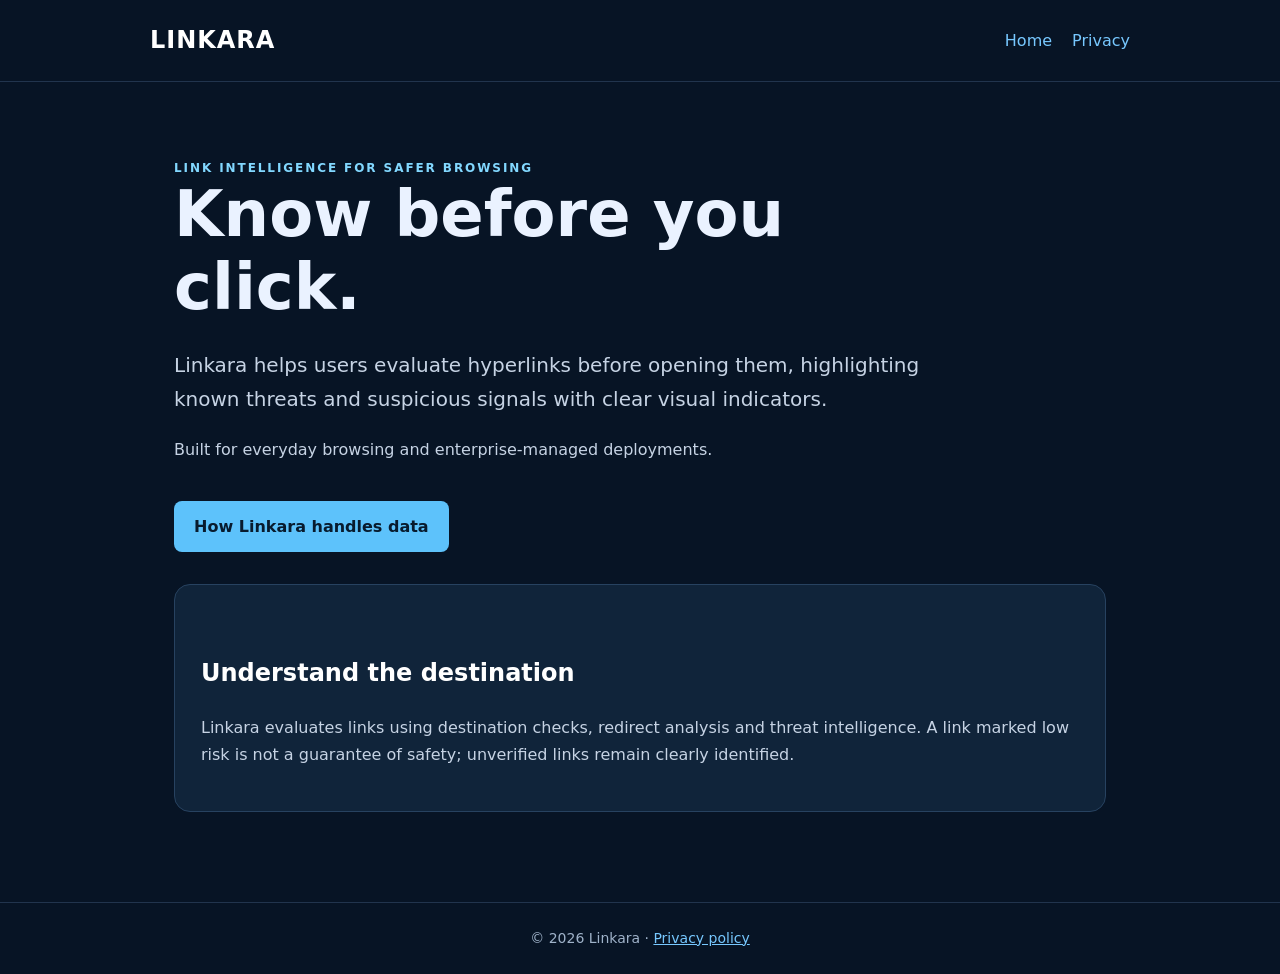
<file: index.html>
<!doctype html><html lang="en"><head><meta charset="utf-8"><meta name="viewport" content="width=device-width, initial-scale=1"><title>Linkara | Know before you click</title><meta name="description" content="Linkara helps people assess links before opening them."><link rel="stylesheet" href="/style.css"></head><body><header><a class="brand" href="/">LINKARA</a><nav><a href="/">Home</a><a href="/privacy/">Privacy</a></nav></header><main><section class="hero"><div class="tag">Link intelligence for safer browsing</div><h1>Know before you click.</h1><p class="lead">Linkara helps users evaluate hyperlinks before opening them, highlighting known threats and suspicious signals with clear visual indicators.</p><p>Built for everyday browsing and enterprise-managed deployments.</p><a class="cta" href="/privacy/">How Linkara handles data</a></section><section class="panel"><h2>Understand the destination</h2><p>Linkara evaluates links using destination checks, redirect analysis and threat intelligence. A link marked low risk is not a guarantee of safety; unverified links remain clearly identified.</p></section></main><footer>© 2026 Linkara · <a href="/privacy/">Privacy policy</a></footer></body></html>
</file>
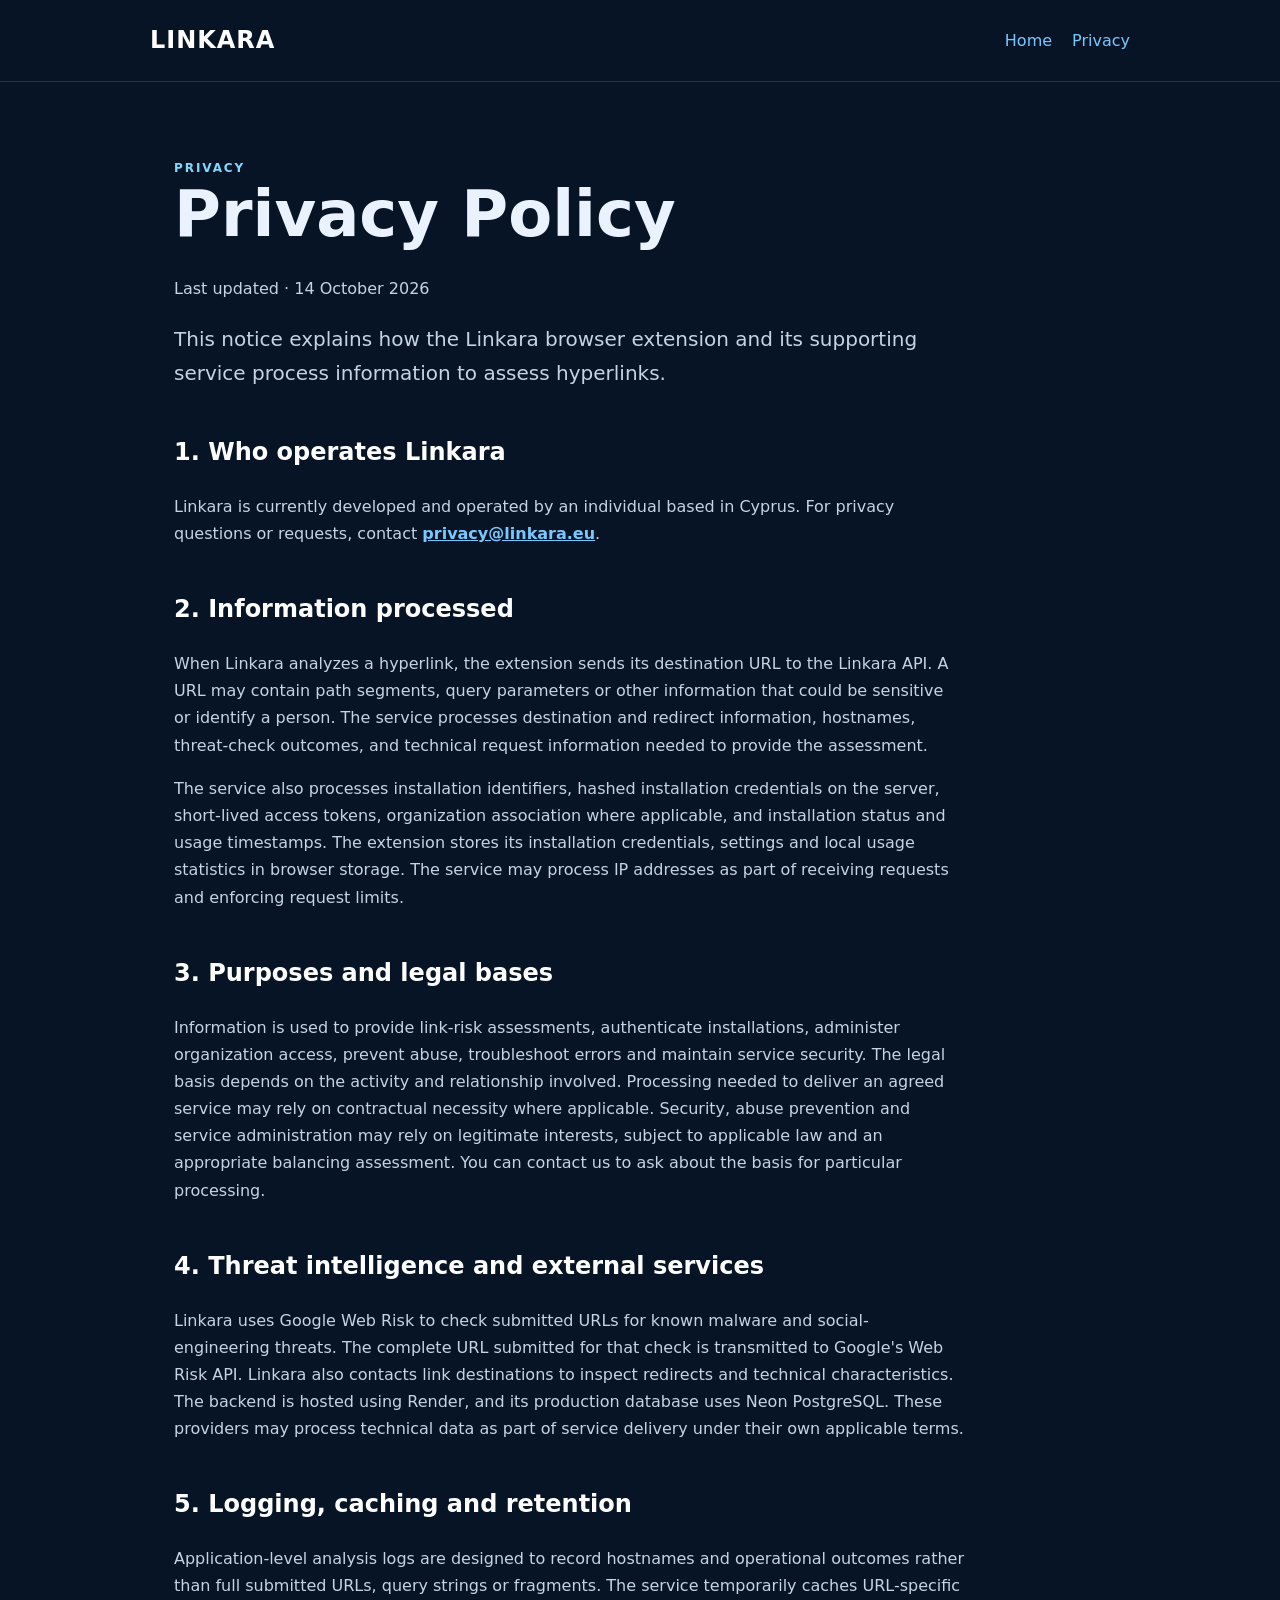
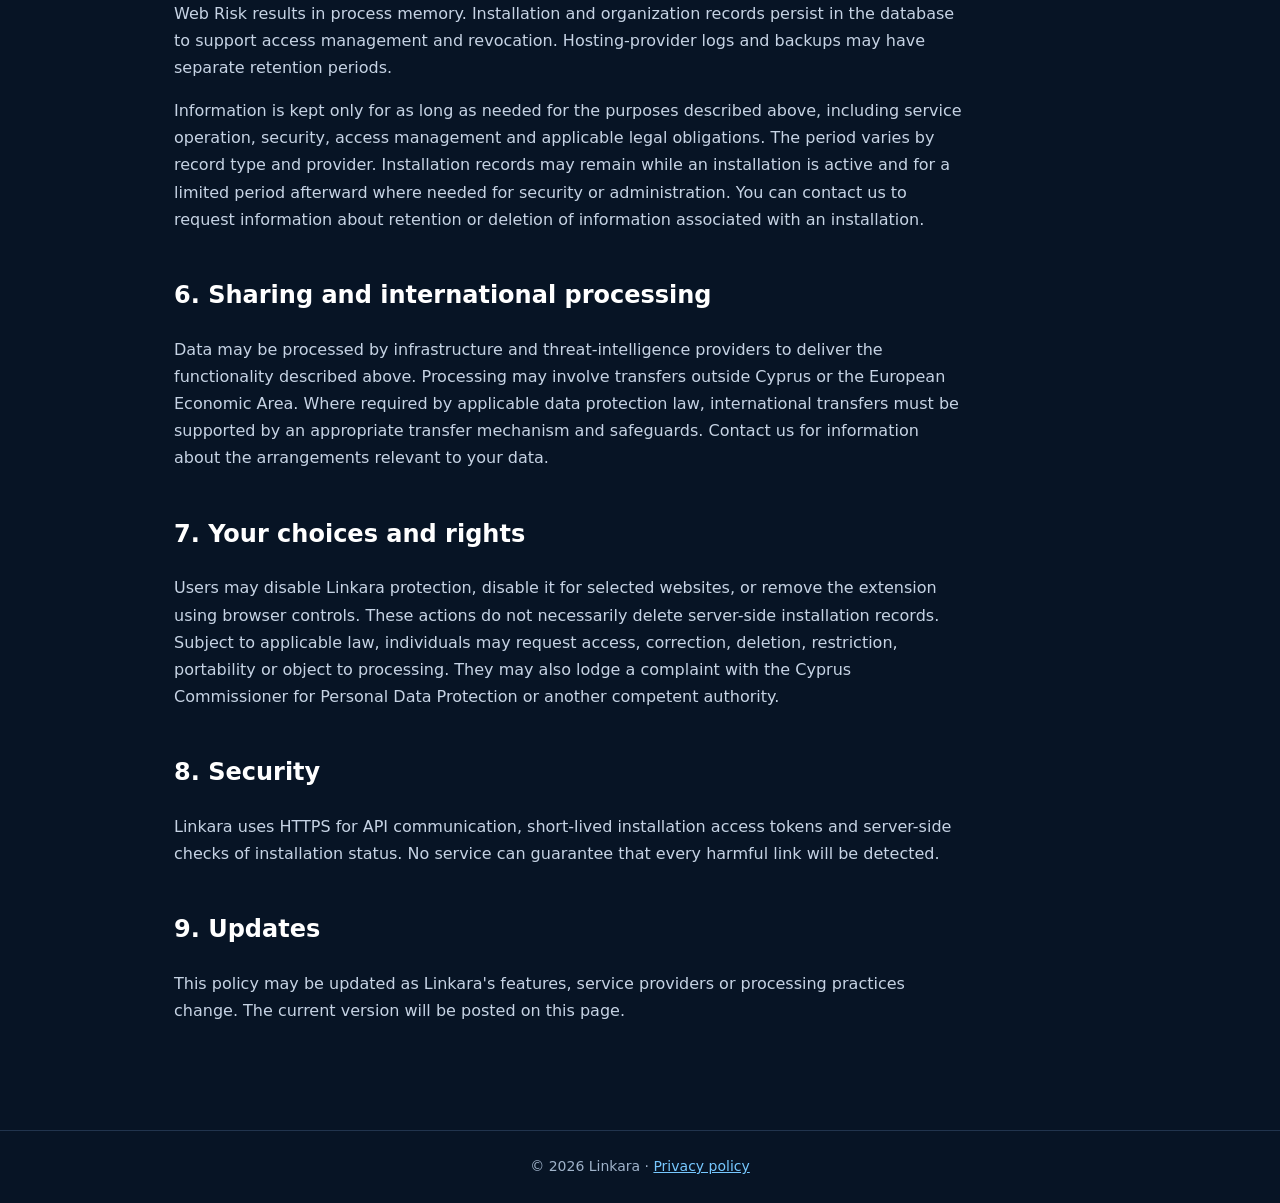
<file: privacy/index.html>
<!doctype html><html lang="en"><head><meta charset="utf-8"><meta name="viewport" content="width=device-width, initial-scale=1"><title>Privacy Policy | Linkara</title><meta name="description" content="How Linkara processes URLs and extension information."><link rel="stylesheet" href="/style.css"></head><body><header><a class="brand" href="/">LINKARA</a><nav><a href="/">Home</a><a href="/privacy/">Privacy</a></nav></header><main><article><div class="tag">Privacy</div><h1>Privacy Policy</h1><p>Last updated · 14 October 2026</p><p class="lead">This notice explains how the Linkara browser extension and its supporting service process information to assess hyperlinks.</p>

<h2>1. Who operates Linkara</h2><p>Linkara is currently developed and operated by an individual based in Cyprus. For privacy questions or requests, contact <strong><a href="mailto:privacy@linkara.eu">privacy@linkara.eu</a></strong>.</p>
<h2>2. Information processed</h2><p>When Linkara analyzes a hyperlink, the extension sends its destination URL to the Linkara API. A URL may contain path segments, query parameters or other information that could be sensitive or identify a person. The service processes destination and redirect information, hostnames, threat-check outcomes, and technical request information needed to provide the assessment.</p>
<p>The service also processes installation identifiers, hashed installation credentials on the server, short-lived access tokens, organization association where applicable, and installation status and usage timestamps. The extension stores its installation credentials, settings and local usage statistics in browser storage. The service may process IP addresses as part of receiving requests and enforcing request limits.</p>
<h2>3. Purposes and legal bases</h2><p>Information is used to provide link-risk assessments, authenticate installations, administer organization access, prevent abuse, troubleshoot errors and maintain service security. The legal basis depends on the activity and relationship involved. Processing needed to deliver an agreed service may rely on contractual necessity where applicable. Security, abuse prevention and service administration may rely on legitimate interests, subject to applicable law and an appropriate balancing assessment. You can contact us to ask about the basis for particular processing.</p>
<h2>4. Threat intelligence and external services</h2><p>Linkara uses Google Web Risk to check submitted URLs for known malware and social-engineering threats. The complete URL submitted for that check is transmitted to Google's Web Risk API. Linkara also contacts link destinations to inspect redirects and technical characteristics. The backend is hosted using Render, and its production database uses Neon PostgreSQL. These providers may process technical data as part of service delivery under their own applicable terms.</p>
<h2>5. Logging, caching and retention</h2><p>Application-level analysis logs are designed to record hostnames and operational outcomes rather than full submitted URLs, query strings or fragments. The service temporarily caches URL-specific Web Risk results in process memory. Installation and organization records persist in the database to support access management and revocation. Hosting-provider logs and backups may have separate retention periods.</p>
<p>Information is kept only for as long as needed for the purposes described above, including service operation, security, access management and applicable legal obligations. The period varies by record type and provider. Installation records may remain while an installation is active and for a limited period afterward where needed for security or administration. You can contact us to request information about retention or deletion of information associated with an installation.</p>
<h2>6. Sharing and international processing</h2><p>Data may be processed by infrastructure and threat-intelligence providers to deliver the functionality described above. Processing may involve transfers outside Cyprus or the European Economic Area. Where required by applicable data protection law, international transfers must be supported by an appropriate transfer mechanism and safeguards. Contact us for information about the arrangements relevant to your data.</p>
<h2>7. Your choices and rights</h2><p>Users may disable Linkara protection, disable it for selected websites, or remove the extension using browser controls. These actions do not necessarily delete server-side installation records. Subject to applicable law, individuals may request access, correction, deletion, restriction, portability or object to processing. They may also lodge a complaint with the Cyprus Commissioner for Personal Data Protection or another competent authority.</p>
<h2>8. Security</h2><p>Linkara uses HTTPS for API communication, short-lived installation access tokens and server-side checks of installation status. No service can guarantee that every harmful link will be detected.</p>
<h2>9. Updates</h2><p>This policy may be updated as Linkara's features, service providers or processing practices change. The current version will be posted on this page.</p></article></main><footer>© 2026 Linkara · <a href="/privacy/">Privacy policy</a></footer></body></html>
</file>
<file: style.css>
*{box-sizing:border-box}body{margin:0;background:#071425;color:#eaf2ff;font:16px/1.7 system-ui,-apple-system,Segoe UI,sans-serif}a{color:#77c8ff}header{border-bottom:1px solid #21344d;padding:20px max(24px,calc((100vw - 980px)/2));display:flex;align-items:center;justify-content:space-between;gap:12px}.brand{font-size:24px;font-weight:800;letter-spacing:.04em;color:#fff;text-decoration:none}nav a{margin-left:20px;text-decoration:none}main{max-width:980px;margin:auto;padding:76px 24px 90px}.hero{max-width:760px}h1{font-size:clamp(36px,6vw,64px);line-height:1.14;margin:0 0 24px}h2{font-size:24px;margin-top:42px;color:#fff}p,li{color:#c6d3e4}.lead{font-size:20px}.panel{background:#10243a;border:1px solid #274260;border-radius:16px;padding:26px;margin-top:32px}.tag{color:#82d8ff;text-transform:uppercase;letter-spacing:.16em;font-size:12px;font-weight:700}.cta{display:inline-block;margin-top:22px;padding:12px 20px;border-radius:8px;background:#5dc2fb;color:#081b2e;font-weight:750;text-decoration:none}footer{border-top:1px solid #21344d;padding:24px;text-align:center;color:#9fb2c9;font-size:14px}article{max-width:790px}strong{color:#fff}code{color:#d2e6ff}
</file>
